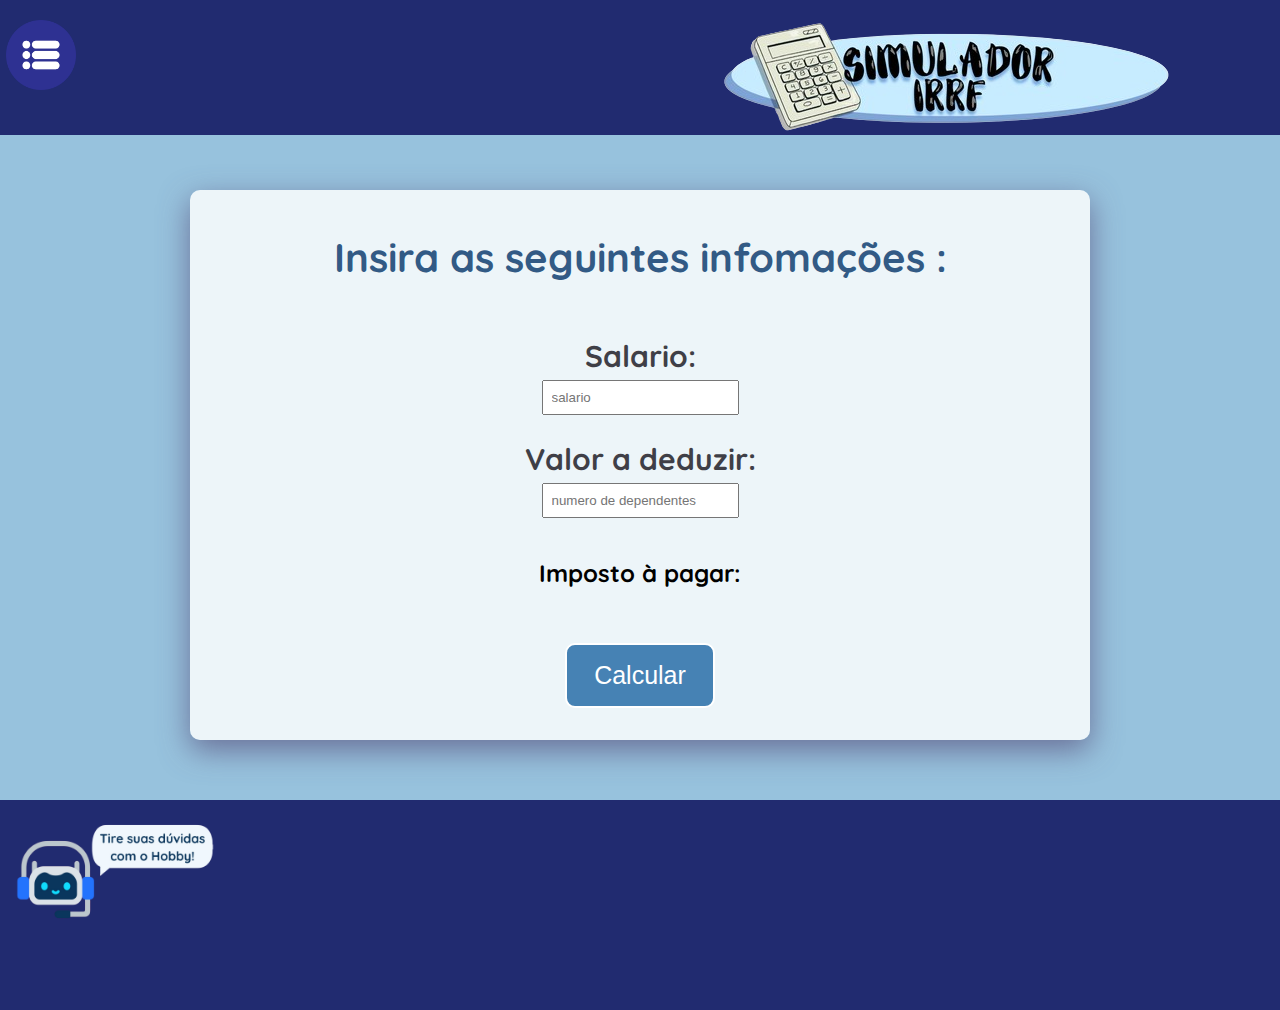
<file: index.html>
<!DOCTYPE html>
<html lang="pt/br">
<head>
    <meta charset="UTF-8">
    <title>Mensal</title>
    <link rel="stylesheet" href="style.css">
</head>
<body>
<header>
    <!-- <h1>simulador </h1> -->
    <img src="img/logo.png" alt="oo" class="logo">

     <!-- inicio do menu retratil -->
    <div id="menu " class="menu" >

        <label for="botaoz"><i class="fa-solid fa-bars" ></i>
        <img src="img/menu-burger.png" class="icon" alt="aa"></label>
        <input id="botaoz" class="botaoz" type="checkbox" name="menu">
        <nav>
            <ul>
                <li>
                    <a href="main.html">
                        
                        <i class="fa-solid fa-house"> </i>
                        <span>Home</span>
                    </a>
                </li>
                <li>
                    <a href="index.html">
                        <i class="fa-solid fa-cart-shopping"></i>
                        <span>Cálculo</span>
                    </a>
                </li>
                <li>
                    <a href="anual.html">
                        <i class="fa-solid fa-cart-shopping"></i>
                        <span>Holerite</span>
                    </a>
                </li>
                <li>
                    <a href="quizz.html">
                        <i class="fa-solid fa-cart-shopping"></i>
                        <span>Quizz</span>
                    </a>
                <li>
                    <a href="main.html">
                        <i class="fa-solid fa-cart-shopping"></i>
                        <span>Dúvidas</span>
                    </a>
                </li>
                
            </ul>
        </nav>
    </div>  
<!-- fim do menu retratil -->

</header>
<main>
    <!-- inicio do card -->
    <div class="card">
        <h1>Insira as seguintes infomações : </h1>

        <h3>Salario:</h3>
        <input type="number" id="salario" placeholder="salario">
        <h3>Valor a deduzir:</h3>
        <input type="number" id="dependentes" placeholder="numero de dependentes">
        <!-- <h4>Media dedução:</h4> -->
        <!-- <input type="number" id="deducao" value="189."> -->
        
        <h2>Imposto à pagar:</h2>
        <span id="valor" class="valor"></span><br>
        <button onclick="irrf()">Calcular</button>

        <!-- <span id="valor"></span> -->
    </div>
    <!-- fim do card -->

    <script src="script.js"></script>
</main>
<footer>
    <img src="img/chat.png" class="robozinho" alt="ppp">

</footer>

</body>
</html>
</file>
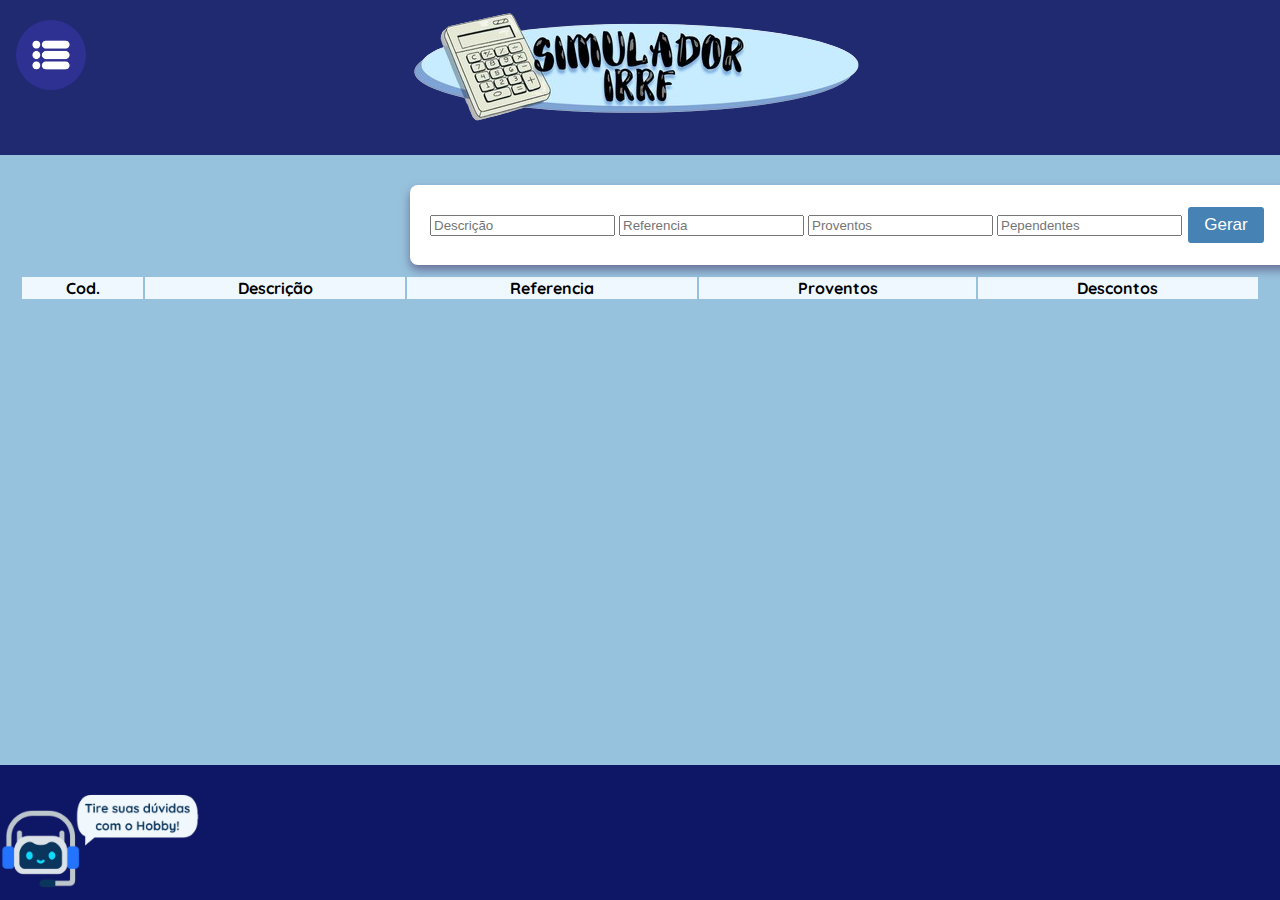
<file: anual.html>
<!DOCTYPE html>
<html lang="pt/br">
<head>
    <meta charset="UTF-8">
    <title>holerite</title>
    <link rel="stylesheet" href="anual.css">
</head>
<body>
<header>
    <!-- inicio logo -->
    <div class="logodiv">
        <img src="img/logo.png" alt="logo" class="logo">
    </div>
      <!-- inicio do menu retratil -->
        <div id="menu " class="menu" >

        <label for="botaoz"><i class="fa-solid fa-bars" ></i>
        <img src="img/menu-burger.png" class="icon" alt="aa"></label>
        <input id="botaoz" class="botaoz" type="checkbox" name="menu">
        <nav>
            <ul>
                <li>
                    <a href="main.html">
                        
                        <i class="fa-solid fa-house"> </i>
                        <span>Home</span>
                    </a>
                </li>
                <li>
                    <a href="index.html">
                        <i class="fa-solid fa-cart-shopping"></i>
                        <span>Cálculo</span>
                    </a>
                </li>
                <li>
                    <a href="anual.html">
                        <i class="fa-solid fa-cart-shopping"></i>
                        <span>Holerite</span>
                    </a>
                </li>
                <li>
                    <a href="quizz.html">
                        <i class="fa-solid fa-cart-shopping"></i>
                        <span>Quizz</span>
                    </a>
                <li>
                    <a href="main.html">
                        <i class="fa-solid fa-cart-shopping"></i>
                        <span>Dúvidas</span>
                    </a>
                </li>
                
            </ul>
        </nav>
    </div>
<!-- fim do menu retratil -->
</header>
<!-- inicio holerite -->
<main>
    <section class="tabela1">
    <div >
            <input type="text" id="descri" placeholder="Descrição" >
            <input type="number" id="refe" placeholder="Referencia" >
            <input type="number" id="prov" placeholder="Proventos" >
            <input type="number" id="pandora" placeholder="Pependentes">

            <button onclick="holerite()">Gerar</button>
        
    </div>
    </section>

 <table>
    <thead>
        <tr class="toop">
            <th>Cod.</th>
            <th>Descrição</th>
            <th> Referencia</th>
            <th>Proventos</th>
            <th>Descontos</th>
        </tr>
        
    </thead>
    <tbody id="caixinha" class="kiwi">


    </tbody>
    
    
 </table>
 <!-- fim holerite --><script src="anual.js"></script>

</main>
<footer>
    <!--mascote robô-->
    <a href="https://www.gov.br/receitafederal/pt-br/assuntos/meu-imposto-de-renda">
        <img src="img/chat.png" class="robo" alt="ppp">
    </a>
</footer>
</body>
</html>
</file>
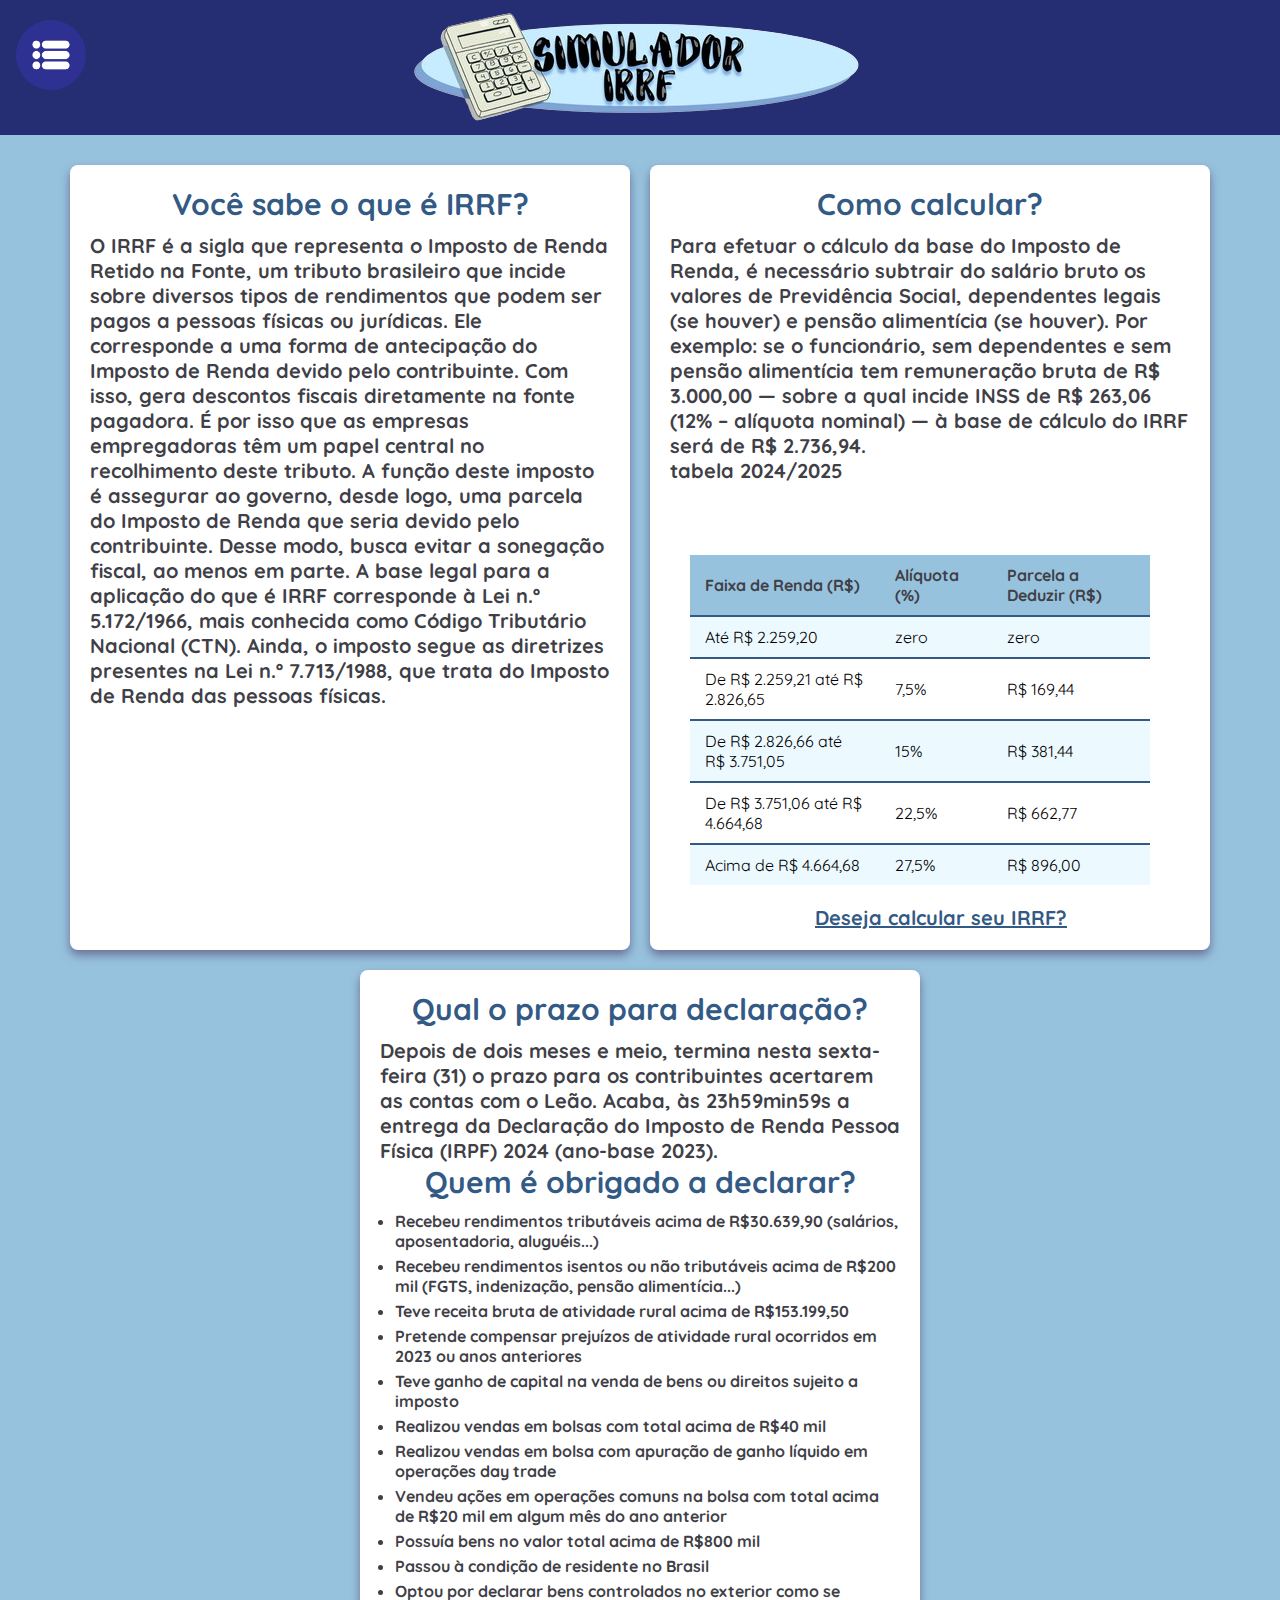
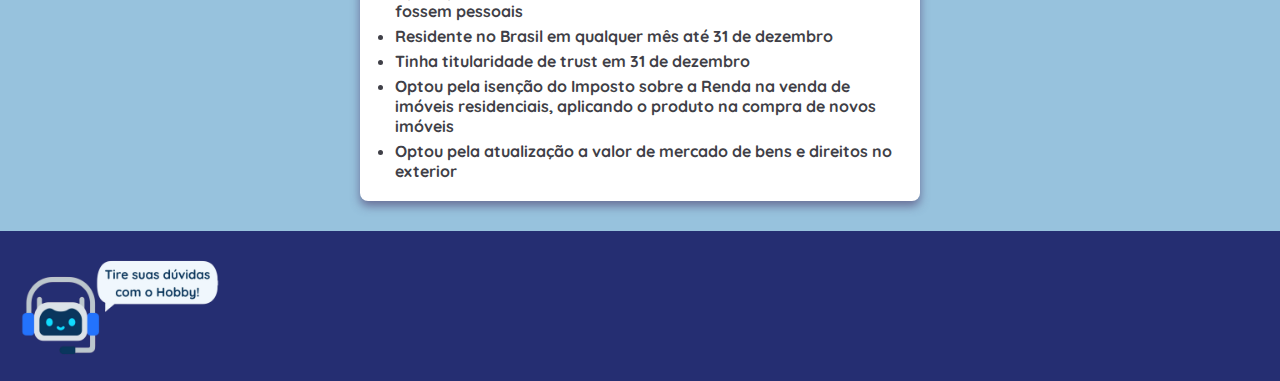
<file: main.html>
<!-- julia -->
<!DOCTYPE html>
<html lang="pt/br">
<head>
    <link rel="preconnect" href="https://fonts.googleapis.com">
    <link rel="preconnect" href="https://fonts.gstatic.com" crossorigin>
    <link href="https://fonts.googleapis.com/css2?family=Quicksand:wght@300..700&display=swap" rel="stylesheet">
    <meta charset="UTF-8">
    <meta name="viewport" content="width=device-width, initial-scale=1.0">
    <title>Pagina 1</title>
    <link rel="stylesheet" href="main.css">
</head>
<body>
    <!--Inicio do header-->
    <header>
         <!-- inicio logo -->
        <div class="logodiv">
            <img src="img/logo.png" alt="logo" class="logo">
        </div>
        
       <!-- inicio do menu retratil -->
       <div id="menu " class="menu" >

        <label for="botaoz"><i class="fa-solid fa-bars" ></i>
        <img src="img/menu-burger.png" class="icon" alt="aa"></label>
        <input id="botaoz" class="botaoz" type="checkbox" name="menu">
        <nav>
            <ul>
                <li>
                    <a href="main.html">
                        
                        <i class="fa-solid fa-house"> </i>
                        <span>Home</span>
                    </a>
                </li>
                <li>
                    <a href="index.html">
                        <i class="fa-solid fa-cart-shopping"></i>
                        <span>Cálculo</span>
                    </a>
                </li>
                <li>
                    <a href="anual.html">
                        <i class="fa-solid fa-cart-shopping"></i>
                        <span>Holerite</span>
                    </a>
                </li>
                <li>
                    <a href="quizz.html">
                        <i class="fa-solid fa-cart-shopping"></i>
                        <span>Quizz</span>
                    </a>
                <li>
                    <a href="main.html">
                        <i class="fa-solid fa-cart-shopping"></i>
                        <span>Dúvidas</span>
                    </a>
                </li>
                
            </ul>
        </nav>
    </div>
<!-- fim do menu retratil -->
    </header>
    <!--fim do header-->
    <main>
        <!--Card de informações 1-->
        <div class="card">
            <h1>Você sabe o que é IRRF?</h1>
            <h5>O IRRF é a sigla que representa o Imposto de Renda Retido na Fonte, um tributo brasileiro que incide sobre diversos tipos de rendimentos que podem ser pagos a pessoas físicas ou jurídicas.
        
                Ele corresponde a uma forma de antecipação do Imposto de Renda devido pelo contribuinte. Com isso, gera descontos fiscais diretamente na fonte pagadora. É por isso que as empresas empregadoras têm um papel central no recolhimento deste tributo.
                
                A função deste imposto é assegurar ao governo, desde logo, uma parcela do Imposto de Renda que seria devido pelo contribuinte. Desse modo, busca evitar a sonegação fiscal, ao menos em parte.
                
                A base legal para a aplicação do que é IRRF corresponde à Lei n.º 5.172/1966, mais conhecida como Código Tributário Nacional (CTN). Ainda, o imposto segue as diretrizes presentes na Lei n.º 7.713/1988, que trata do Imposto de Renda das pessoas físicas.
                
            </h5>
        </div>
        <!--fim Card 1-->
        <!--Card de informações 2-->
        <div class="card2">
            <h1>Como calcular?</h1>
            <h5> Para efetuar o cálculo da base do Imposto de Renda, é necessário subtrair do salário bruto os valores de Previdência Social, dependentes legais (se houver) e pensão alimentícia (se houver). Por exemplo: se o funcionário, sem dependentes e sem pensão alimentícia tem remuneração bruta de R$ 3.000,00 — sobre a qual incide INSS de R$ 263,06 (12% – alíquota nominal) — à base de cálculo do IRRF será de R$ 2.736,94.</h5>
            <h4>tabela 2024/2025</h4>
        <!--Inicio tabela-->
            <div class="tabela">
                <table>
                    <thead>
                        <tr>
                            <th>Faixa de Renda (R$)</th>
                            <th>Alíquota (%)</th>
                            <th>Parcela a Deduzir (R$)</th>
                        </tr>
                    </thead>
                    <tbody>
                        <tr>
                            <td>Até R$ 2.259,20</td>
                            <td>zero</td>
                            <td>zero</td>
                        </tr>
                        <tr>
                            <td>De R$ 2.259,21 até R$ 2.826,65</td>
                            <td>7,5%</td>
                            <td>R$ 169,44</td>
                        </tr>
                        <tr>
                            <td>De R$ 2.826,66 até R$ 3.751,05</td>
                            <td>15%</td>
                            <td>R$ 381,44</td>
                        </tr>
                        <tr>
                            <td>De R$ 3.751,06 até R$ 4.664,68</td>
                            <td>22,5%</td>
                            <td>R$ 662,77</td>
                        </tr>
                        <tr>
                            <td>Acima de R$ 4.664,68</td>
                            <td>27,5%</td>
                            <td>R$ 896,00</td>
                        </tr>
                    </tbody>
                </table>
            </div>
        <!--Fim da tabela-->
        <!--Botão da calculo-->
        <a href="index.html" class="lkca">Deseja calcular seu IRRF?</a>
        </div>
        <!--fim Card 2-->
        <!--Card de informações 3-->
        <div class="card3">
            <h1>Qual o prazo para declaração?</h1>
            <h5>Depois de dois meses e meio, termina nesta sexta-feira (31) o prazo para os contribuintes acertarem as contas com o Leão. Acaba, às 23h59min59s a entrega da Declaração do Imposto de Renda Pessoa Física (IRPF) 2024 (ano-base 2023).</h5>
            <h1>Quem é obrigado a declarar?</h1>
            <ul>
                <h6>
                    <li>Recebeu rendimentos tributáveis acima de R$30.639,90 (salários, aposentadoria, aluguéis...)</li>
                    <li>Recebeu rendimentos isentos ou não tributáveis acima de R$200 mil (FGTS, indenização, pensão alimentícia...)</li>
                    <li>Teve receita bruta de atividade rural acima de R$153.199,50</li>
                    <li>Pretende compensar prejuízos de atividade rural ocorridos em 2023 ou anos anteriores</li>
                    <li>Teve ganho de capital na venda de bens ou direitos sujeito a imposto</li>
                    <li>Realizou vendas em bolsas com total acima de R$40 mil</li>
                    <li>Realizou vendas em bolsa com apuração de ganho líquido em operações day trade</li>
                    <li>Vendeu ações em operações comuns na bolsa com total acima de R$20 mil em algum mês do ano anterior</li>
                    <li>Possuía bens no valor total acima de R$800 mil</li>
                    <li>Passou à condição de residente no Brasil</li>
                    <li>Optou por declarar bens controlados no exterior como se fossem pessoais</li>
                    <li>Residente no Brasil em qualquer mês até 31 de dezembro</li>
                    <li>Tinha titularidade de trust em 31 de dezembro</li>
                    <li>Optou pela isenção do Imposto sobre a Renda na venda de imóveis residenciais, aplicando o produto na compra de novos imóveis</li>
                    <li>Optou pela atualização a valor de mercado de bens e direitos no exterior</li>
                </h6>
            </ul>
        </div>
        <!--fim Card 3-->
    </main>
    <!--Footer-->
    <footer>
        <!--mascote robô-->
        <a href="https://www.gov.br/receitafederal/pt-br/assuntos/meu-imposto-de-renda">
            <img src="img/chat.png" class="robo" alt="ppp">
        </a>
    </footer>
    <!--Fim footer-->
</body>
</html>
</file>
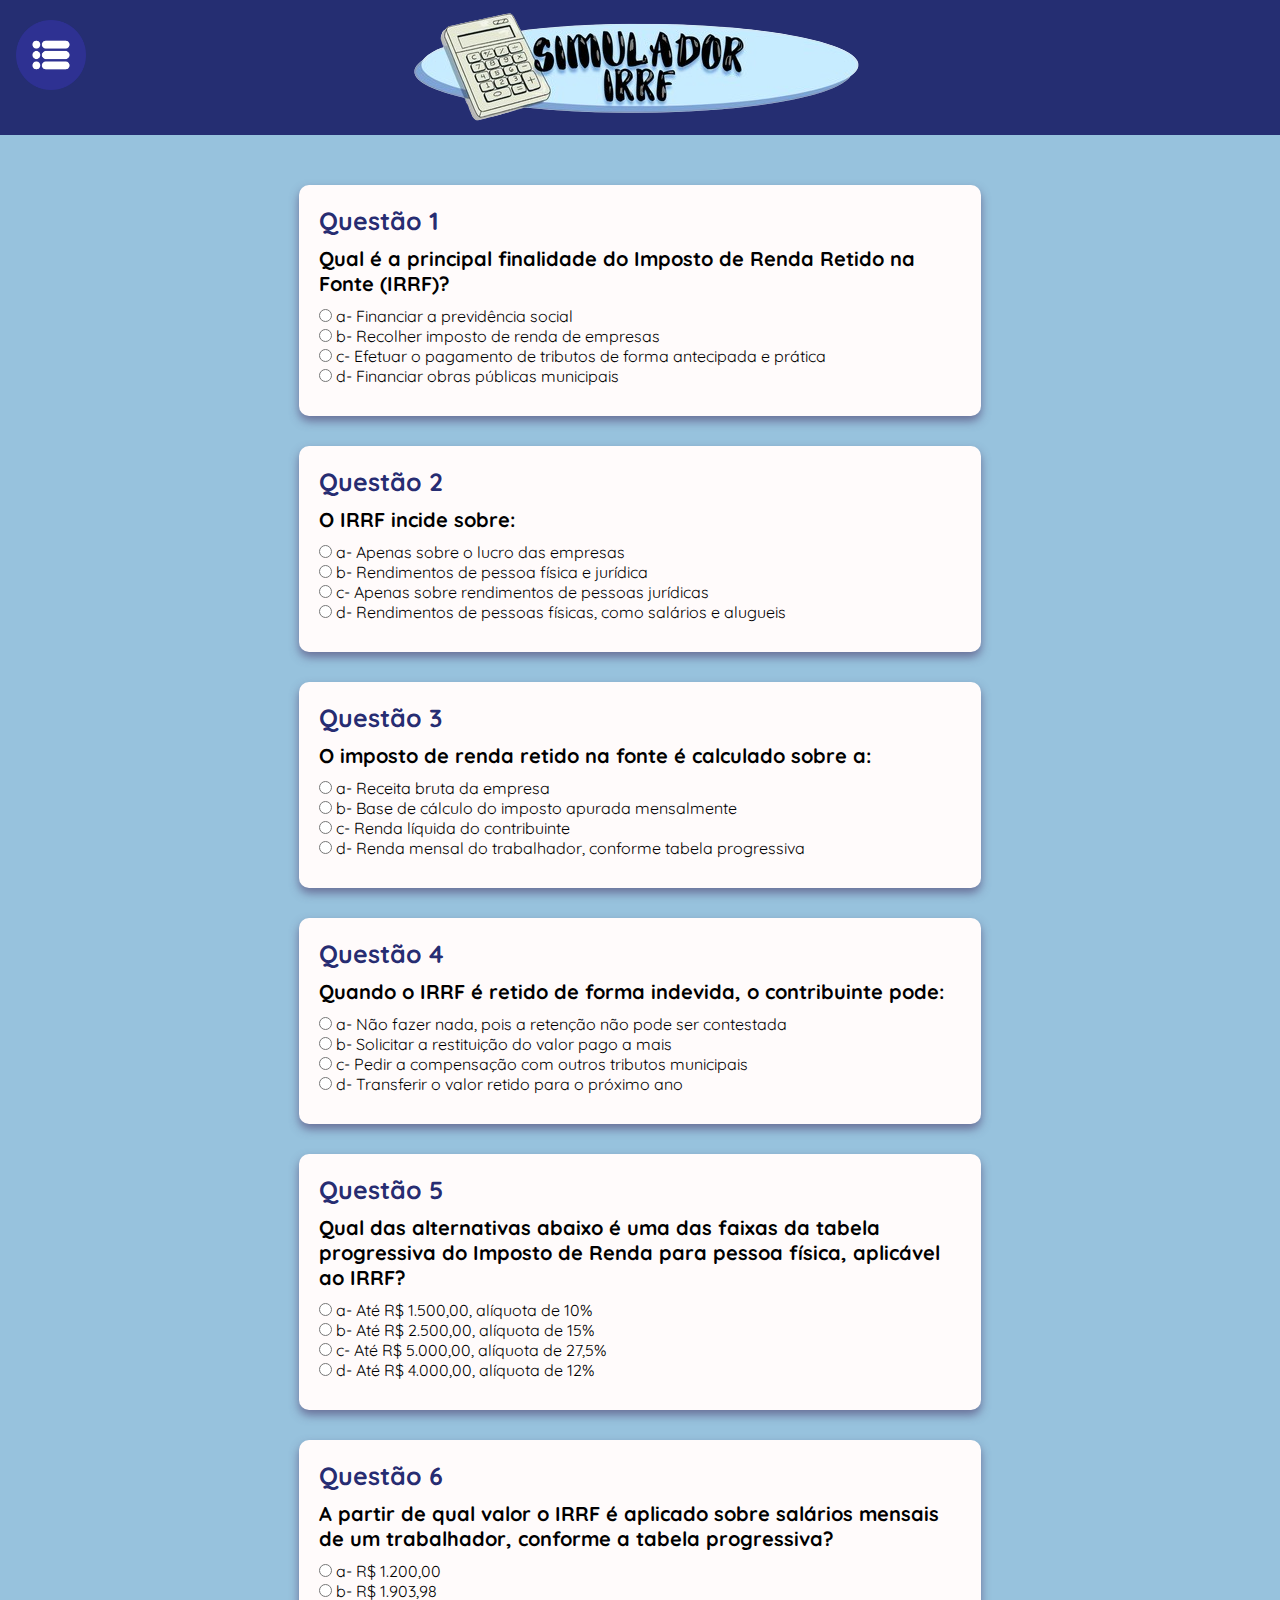
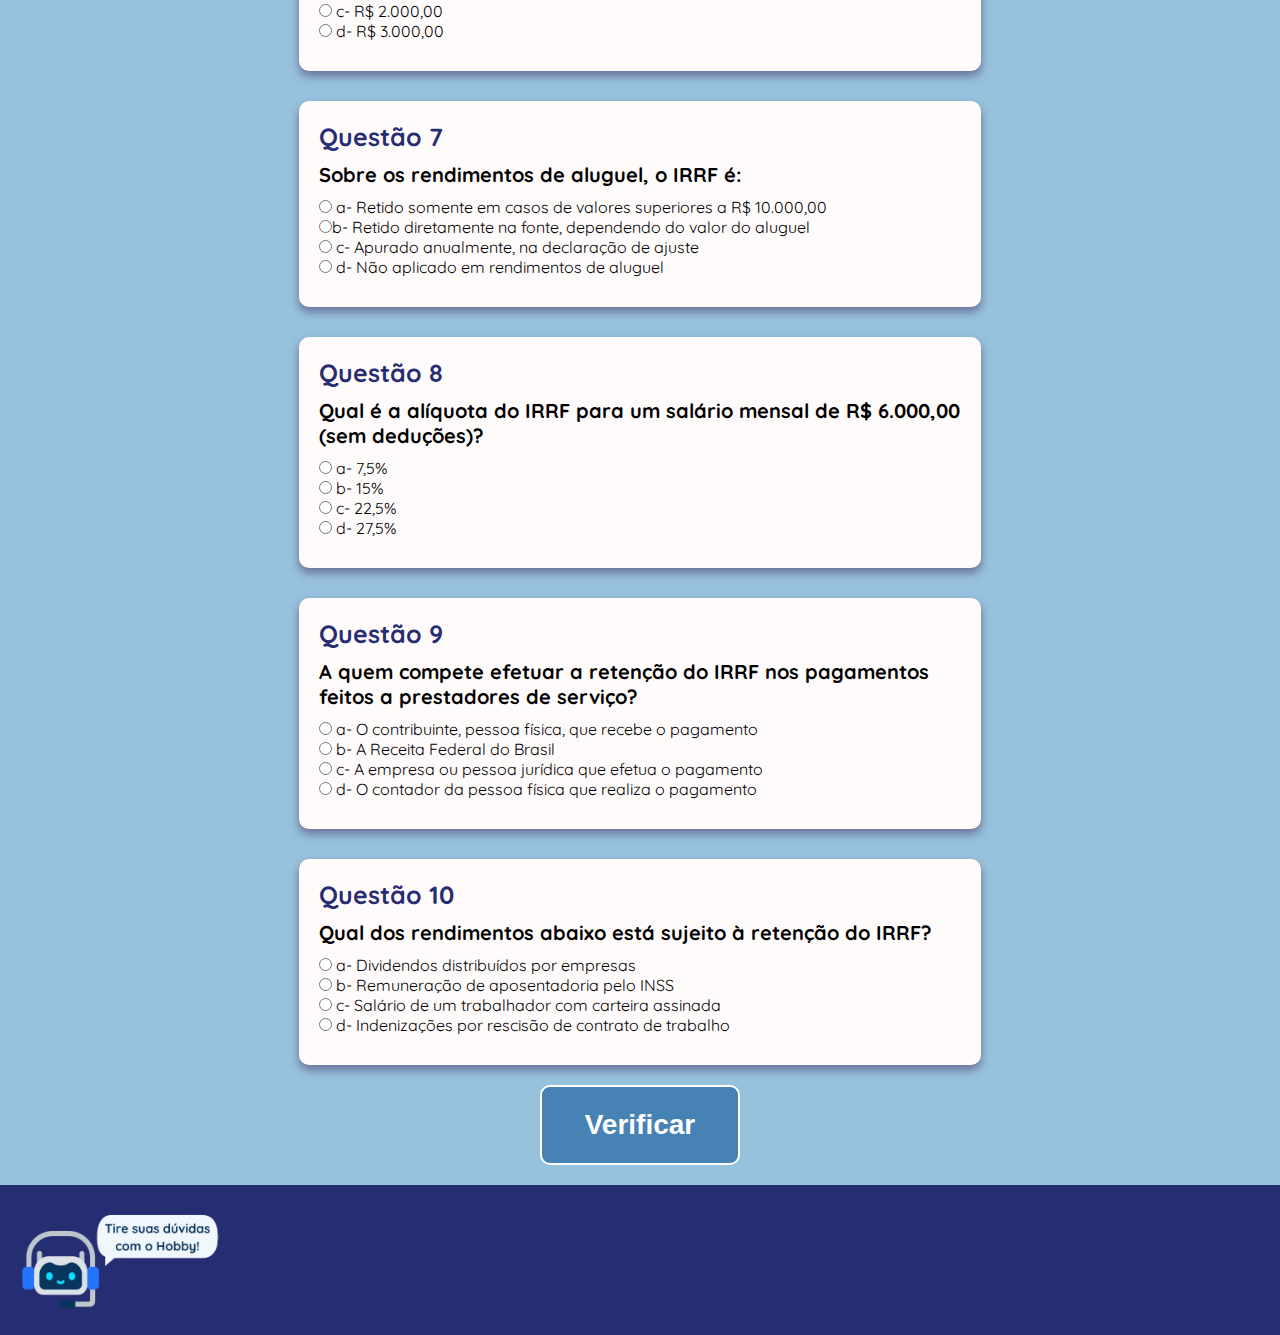
<file: quizz.html>
<!DOCTYPE html>
<html lang="pt/br">
<head>
    <link rel="preconnect" href="https://fonts.googleapis.com">
    <link rel="preconnect" href="https://fonts.gstatic.com" crossorigin>
    <link href="https://fonts.googleapis.com/css2?family=Quicksand:wght@300..700&display=swap" rel="stylesheet">
    <meta charset="UTF-8">
    <meta name="viewport" content="width=device-width, initial-scale=1.0">
    <link rel="stylesheet" href="quizz.css">
    <title>Document</title>
</head>
<body>

<body>
    <header>
         <!-- inicio logo -->
         <div class="logodiv">
            <img src="img/logo.png" alt="logo" class="logo">
        </div>
        
             <!-- inicio do menu retratil -->
        <div id="menu " class="menu" >

            <label for="botaoz"><i class="fa-solid fa-bars" ></i>
            <img src="img/menu-burger.png" class="icon" alt="aa"></label>
            <input id="botaoz" class="botaoz" type="checkbox" name="menu">
            <nav>
                <ul>
                    <li>
                        <a href="main.html">
                            
                            <i class="fa-solid fa-house"> </i>
                            <span>Home</span>
                        </a>
                    </li>
                    <li>
                        <a href="index.html">
                            <i class="fa-solid fa-cart-shopping"></i>
                            <span>Cálculo</span>
                        </a>
                    </li>
                    <li>
                        <a href="anual.html">
                            <i class="fa-solid fa-cart-shopping"></i>
                            <span>Holerite</span>
                        </a>
                    </li>
                    <li>
                        <a href="quizz.html">
                            <i class="fa-solid fa-cart-shopping"></i>
                            <span>Quizz</span>
                        </a>
                    <li>
                        <a href="main.html">
                            <i class="fa-solid fa-cart-shopping"></i>
                            <span>Dúvidas</span>
                        </a>
                    </li>
                    
                </ul>
            </nav>
    </div>  
<!-- fim do menu retratil -->
    </header>
    <main>
        <div class="box">
            <div class="perguntas1">
                <h2>Questão 1</h2>
                <h3>Qual é a principal finalidade do Imposto de Renda Retido na Fonte (IRRF)?</h3> 
                <input type="radio" name="quest1" value="errada"> a- Financiar a previdência social <br>
                <input type="radio" name="quest1" value="errada"> b- Recolher imposto de renda de empresas <br>
                <input type="radio" name="quest1" value="certa"> c- Efetuar o pagamento de tributos de forma antecipada e prática <br>
                <input type="radio" name="quest1" value="errada"> d- Financiar obras públicas municipais<br>
                <p id="resp_correta1" class="certa" ></p>
                <p id="resp_errada1" class="errada"></p>
                <p id="resp_errada1.5" class="er"></p>
            </div>

            <div class="perguntas1">
                <h2>Questão 2</h2>
                <h3>O IRRF incide sobre:</h3>
                <input type="radio" name="quest2" value="errada">  a- Apenas sobre o lucro das empresas <br>
                <input type="radio" name="quest2" value="errada"> b- Rendimentos de pessoa física e jurídica <br>
                <input type="radio" name="quest2" value="errada"> c- Apenas sobre rendimentos de pessoas jurídicas <br>
                <input type="radio" name="quest2" value="certa"> d- Rendimentos de pessoas físicas, como salários e alugueis <br>
                <p id="resp_correta2" class="certa"></p>
                <p id="resp_errada2" class="errada"></p>
                <p id="resp_errada2.5" class="er"></p>
            </div>

            <div class="perguntas1">
                <h2>Questão 3</h2>
                <h3>O imposto de renda retido na fonte é calculado sobre a:</h3>
                <input type="radio" name="quest3" value="errada"> a- Receita bruta da empresa <br>
                <input type="radio" name="quest3" value="errada"> b- Base de cálculo do imposto apurada mensalmente <br>
                <input type="radio" name="quest3" value="errada"> c- Renda líquida do contribuinte <br>
                <input type="radio" name="quest3" value="certa"> d- Renda mensal do trabalhador, conforme tabela progressiva <br>
                <p id="resp_correta3" class="certa"></p>
                <p id="resp_errada3" class="errada"></p>
                <p id="resp_errada3.5" class="er"></p>
            </div>

            <div class="perguntas1">
                <h2>Questão 4</h2>
                <h3>Quando o IRRF é retido de forma indevida, o contribuinte pode:</h3>
                <input type="radio" name="quest4" value="errada"> a- Não fazer nada, pois a retenção não pode ser contestada <br>
                <input type="radio" name="quest4" value="certa"> b- Solicitar a restituição do valor pago a mais <br>
                <input type="radio" name="quest4" value="errada"> c- Pedir a compensação com outros tributos municipais <br>
                <input type="radio" name="quest4" value="errada"> d- Transferir o valor retido para o próximo ano <br>
                <p id="resp_correta4" class="certa"></p>
                <p id="resp_errada4" class="errada"></p>
                <p id="resp_errada4.5" class="er"></p>
            </div>

            <div class="perguntas1">
                <h2>Questão 5</h2>
                <h3>Qual das alternativas abaixo é uma das faixas da tabela progressiva do Imposto de Renda para pessoa física, aplicável ao IRRF?</h3>
                <input type="radio" name="quest5" value="errada"> a- Até R$ 1.500,00, alíquota de 10%  <br>
                <input type="radio" name="quest5" value="errada"> b- Até R$ 2.500,00, alíquota de 15% <br>
                <input type="radio" name="quest5" value="certa"> c- Até R$ 5.000,00, alíquota de 27,5% <br>
                <input type="radio" name="quest5" value="errada"> d- Até R$ 4.000,00, alíquota de 12% <br>
                <p id="resp_correta5" class="certa"></p>
                <p id="resp_errada5" class="errada"></p>
                <p id="resp_errada5.5" class="er"></p>
            </div>

            <div class="perguntas1">
                <h2>Questão 6</h2>
                <h3>A partir de qual valor o IRRF é aplicado sobre salários mensais de um trabalhador, conforme a tabela progressiva?</h3>
                <input type="radio" name="quest6" value="errada"> a- R$ 1.200,00 <br>
                <input type="radio" name="quest6" value="certa"> b- R$ 1.903,98 <br>
                <input type="radio" name="quest6" value="errada"> c- R$ 2.000,00 <br>
                <input type="radio" name="quest6" value="errada"> d- R$ 3.000,00 <br>
                <p id="resp_correta6" class="certa"></p>
                <p id="resp_errada6" class="errada"></p>
                <p id="resp_errada6.5" class="er"></p>
            </div>

            <div class="perguntas1">
                <h2>Questão 7</h2>
                <h3>Sobre os rendimentos de aluguel, o IRRF é:</h3>
                <input type="radio" name="quest7" value="errada"> a- Retido somente em casos de valores superiores a R$ 10.000,00 <br>
                <input type="radio" name="quest7" value="certa">b- Retido diretamente na fonte, dependendo do valor do aluguel  <br>
                <input type="radio" name="quest7" value="errada"> c- Apurado anualmente, na declaração de ajuste <br>
                <input type="radio" name="quest7" value="errada"> d- Não aplicado em rendimentos de aluguel <br>
                <p id="resp_correta7" class="certa"></p>
                <p id="resp_errada7" class="errada"></p>
                <p id="resp_errada7.5" class="er"></p>
            </div>

            <div class="perguntas1">
                <h2>Questão 8</h2>
                <h3>Qual é a alíquota do IRRF para um salário mensal de R$ 6.000,00 (sem deduções)?</h3>
                <input type="radio" name="quest8" value="errada"> a- 7,5% <br>
                <input type="radio" name="quest8" value="errada"> b- 15% <br>
                <input type="radio" name="quest8" value="errada"> c- 22,5% <br>
                <input type="radio" name="quest8" value="certa"> d- 27,5% <br>
                <p id="resp_correta8" class="certa"></p>
                <p id="resp_errada8" class="errada"></p>
                <p id="resp_errada8.5" class="er"></p>
            </div>

            <div class="perguntas1">
                <h2>Questão 9</h2>
                <h3>A quem compete efetuar a retenção do IRRF nos pagamentos feitos a prestadores de serviço?</h3>
                <input type="radio" name="quest9" value="errada"> a- O contribuinte, pessoa física, que recebe o pagamento <br>
                <input type="radio" name="quest9" value="errada"> b- A Receita Federal do Brasil <br>
                <input type="radio" name="quest9" value="certa"> c- A empresa ou pessoa jurídica que efetua o pagamento <br>
                <input type="radio" name="quest9" value="errada"> d- O contador da pessoa física que realiza o pagamento <br>
                <p id="resp_correta9" class="certa"></p>
                <p id="resp_errada9" class="errada"></p>
                <p id="resp_errada9.5" class="er"></p>
            </div>

        <div class="perguntas1"> 
            <h2>Questão 10</h2>   
            <h3>Qual dos rendimentos abaixo está sujeito à retenção do IRRF?</h3>
            <input type="radio" name="quest10" value="errada"> a- Dividendos distribuídos por empresas <br>
            <input type="radio" name="quest10" value="errada"> b- Remuneração de aposentadoria pelo INSS <br>
            <input type="radio" name="quest10" value="certa"> c- Salário de um trabalhador com carteira assinada <br>
            <input type="radio" name="quest10" value="errada"> d- Indenizações por rescisão de contrato de trabalho <br>
            <p id="resp_correta10" class="certa"></p>
            <p id="resp_errada10" class="errada"></p>
            <p id="resp_errada10.5" class="er"></p>
         </div>
         <button type="button" onclick="quizz()" class="ver"><h4>Verificar</h4></button>
    </div>

    
    <script src="quizz.js"></script>
    </main>
    <!-- fim do corpo -->

    <!-- inicio do rodape -->
    <footer>
        <!--mascote robô-->
        <a href="https://www.gov.br/receitafederal/pt-br/assuntos/meu-imposto-de-renda">
        <img src="img/chat.png" class="robo" alt="ppp">
        </a>
    </footer>
</body>
</html>
</file>
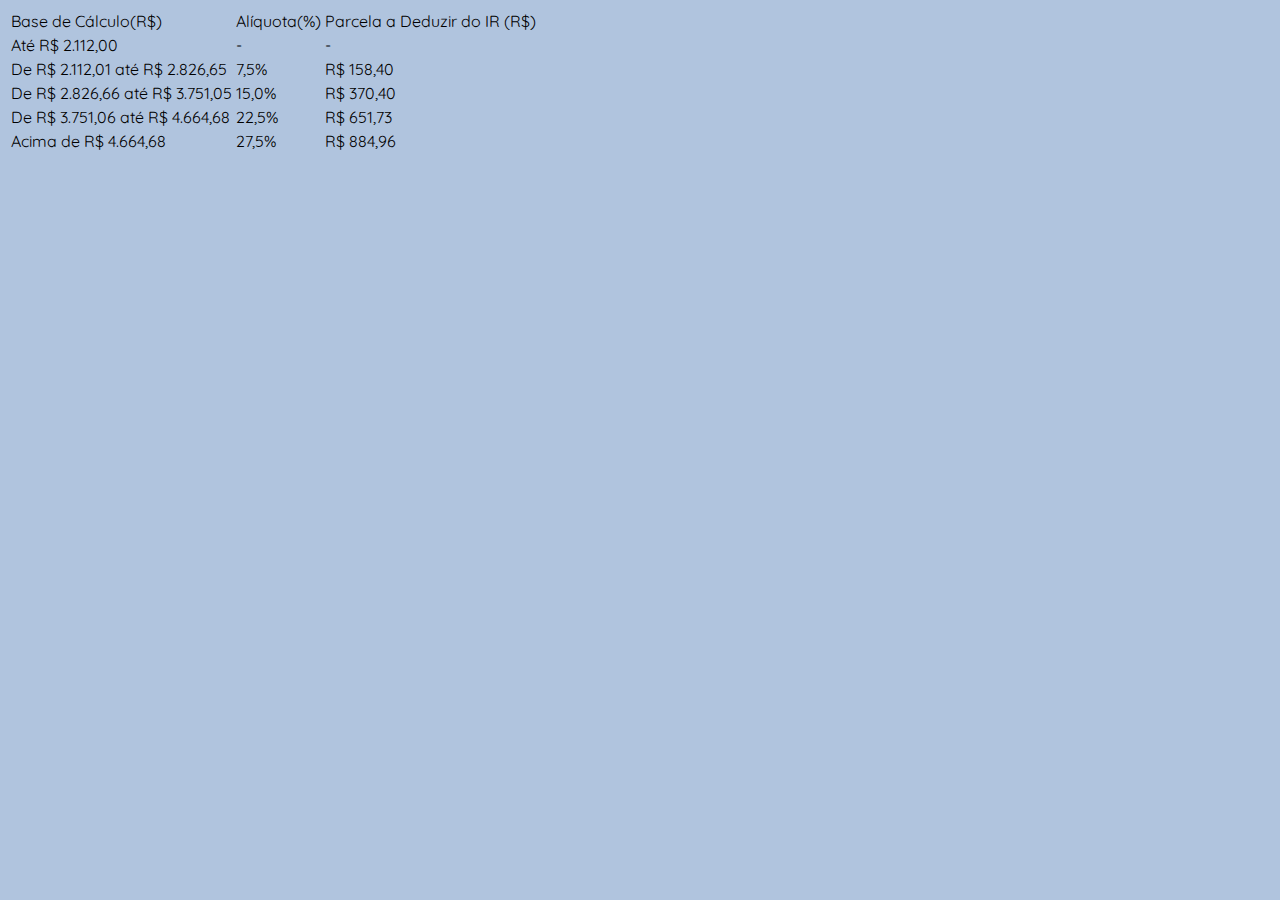
<file: teste.html>
<!DOCTYPE html>
<html lang="pt/br">
<head>
    <meta charset="UTF-8">
    <meta name="viewport" content="width=device-width, initial-scale=1.0">
    <title>Teste</title>
    <link rel="stylesheet" href="teste.css">
</head>
<body>
    <table>
        <thead>
            <tr>
                <td>Base de Cálculo(R$)</td>
                <td>Alíquota(%)</td>
                <td>Parcela a Deduzir do IR (R$)</td>
            </tr>
        </thead>
        <tbody>
            <tr>
                <td>Até R$ 2.112,00</td>
                <td>-</td>
                <td>-</td>
            </tr>
            <tr>
                <td>De R$ 2.112,01 até R$ 2.826,65</td>
                <td>7,5%</td>
                <td>R$ 158,40</td>
            </tr>
            <tr>
                <td>De R$ 2.826,66 até R$ 3.751,05</td>
                <td>15,0%</td>
                <td>R$ 370,40</td>
            </tr>
            <tr>
                <td>De R$ 3.751,06 até R$ 4.664,68</td>
                <td>22,5%</td>
                <td>R$ 651,73</td>
            </tr>
            <tr>
                <td>Acima de R$ 4.664,68</td>
                <td>27,5%</td>
                <td>R$ 884,96</td>
            </tr>
        </tbody>
    </table>
</body>
</html>
</file>
<file: style.css>
/* fonte da pagina */
@import url('https://fonts.googleapis.com/css2?family=Quicksand:wght@415&display=swap');
body{
    font-family: 'Quicksand', 'sans-serif';
    /* fim da fonte */
    margin: 0;/* grid */
    display: grid;
    grid-template-areas: "cab "
                         "corp "
                         "pe ";  
    background-color: rgb(176,196,222);

}
/* configuracoes do header */
header{
    grid-area: cab;
    background-color: rgba(24, 32, 105, 0.938);
    height: 135px;
    /* position: absolute; */
 }

 header h1{
    text-align: center;
    color: #e6eefa;
    font-size: xx-large;
    background-color: #31769e;
    margin-top: 40px;
 }

 .logo{
    align-items: center;
    text-align: center;
    margin-left: 650px;
 }

 /* configuraçao do menu */
header{
    position: relative;
}
.menu{
    position: absolute;
    top: 0;
}

.menu nav{
    background-color: white;
    border-radius: 20px;
    box-shadow: 2px 2px 5px rgb(15, 14, 87);
    width: 0px;
    transition: all 0.8s ease;
    position: relative;
    margin: 5px;
}
.menu li{
    list-style: none;
    color: #fffbfb;
    padding: 10px;
    text-align: center;
    font-size: 23px;
}
.menu li a{
    color:#000000;
    text-decoration: none;
}
.menu a span{
    font-size: 0;
    display: block;
    text-transform: uppercase;
    transition: all 0.5s ease;
}
.menu label{
    font-size: 28px;
    padding-left: 6px;

}

.botaoz{
    display: none;
    color: #72CBFF;
}
.botaoz:checked+nav{
    width: 200px;
    border-radius: 5px;
    padding: 0 20px;
}

.botaoz:checked+nav li{
    border-bottom: dashed 1px rgb(30, 28, 116) ;
    text-align: left;
}

.botaoz:checked+nav li:last-child{
    border: none;
}

.botaoz:checked+nav a span{
    font-size: 16px;
    display: inline-block;
    text-transform: uppercase;
    padding-left: 10px;
}

.fa-bars:hover{
    color: white;
    text-shadow: 1px 1px 8px #fcdbe4;
}

.menu li a:hover{
    color: #31769e;
    text-shadow: 0 0 5px white;
}


.icon{
    width: 70px;
    margin-top: 20px;

}
/* final das configuracoes do menu */

 /* fim configuracoes do header */

 
 /* configuracoes main */
 main{
    grid-area: corp;
    background-color:   #97c2dd;
    display: flex;
    justify-content: center;
    height: auto;
 }

 /* configuraçoes do card */
 .card{
    margin-top: 55px;
    margin-bottom: 60px;
    display: flex;
    border-radius: 10px;
    background-color: rgba(255, 255, 255, 0.829);
    width: 900px;
    height: 550px;
    flex-direction: column;
    justify-content: center;
    align-items: center;
    cursor: pointer;
    box-shadow: 0px 10px 30px rgba(97, 97, 139, 0.849);
    text-align: center;
}
.card input{
    padding: 8px;
    margin-bottom: 20px;
}

/* configuraçao das letras */
h1{
    font-size: 40px;
    margin-bottom: 50px;
    margin-top: 10px;
    color: #325a85;
}
h3{
    margin:5px ;
    font-size: 30px;
    color: #3f3f47;
}

/* configuraçao dos botoes */
button{
    background-color:rgb(70,130,180) ;
    color: white;
    border-radius: 10px;
    width: 150px;
    height: 65px;
    font-size: 25px;
    border:solid 2px;
    transition: 1s;
}
button:hover{
    box-shadow:1px 2px 3px 3px #ff0b0b00;
    transform: scale(1.1);
}

/* configuraçao do resultado */
.valor{
    margin-bottom: 15px;
    color: crimson;
    font-size: 30px;
}
/* fim das configuraçoes do card */
 /* fim das configuracoes main */


 /* configuracoes do footer */
 footer{
    position: relative;
    width: 100%;
    bottom: 0;
    grid-area: pe;
    background-color: rgba(24, 32, 105, 0.938);
    height: 210px;
 }
.robozinho{
    width: 200px;
    margin-top: 20px;
    margin: 15px;
}
  /*fim das configuracoes do footer */
</file>
<file: anual.css>
/* fonte da pagina */
@import url('https://fonts.googleapis.com/css2?family=Quicksand:wght@415&display=swap');
body{
    font-family: 'Quicksand', 'sans-serif';
    /* fim da fonte */
    margin: 0;/* grid */
    display: grid;
    grid-template-areas: "cab "
                         "corp  "
                         "pe ";
    /* grid-template-columns: 200px 200px ; */
    /* grid-template-rows: 1fr 2fr 2fr  1fr; */
    
    background-color: #97c2dd;
}

@media only screen and (max-device-width: 768px) {
    .menu {
        width:100%;
    }
    body{
        grid-template-areas: 
        "cab"
        "corp"
        "pe";
        grid-template-columns: auto;
        grid-template-rows: 200px auto auto;
    }
    .logo{
        display: flex;
    }
}
/* fim das configuraçoes do grid */
/* inicio das configuraçoes do header */
header {
    text-align: center;
    grid-area: cab;/*grid*/
    background-color: rgba(24, 32, 105, 0.938);
    padding: 10px;
    display: flex;
    align-items: center;
    height: 135px;
    position: relative;

    
}
/*ajustes de logo*/
.logo{
    justify-content: center;
    text-align: center;  
}

.logodiv{
    margin: auto;
    margin-top: -20px;
    display: flex;
    justify-content: center;
    align-items: center; 
}

 main{
    grid-area: corp;
    background-color: #97c2dd;
    padding: 20px;
    flex-direction: column;
    display: flex;
    flex-wrap: wrap; /* Permite que os cartões se ajustem */
    justify-content: center; /* Centraliza os cartões */ 
 }

.tabela1{
    /* background-color: #31769e;
    width: 1000px;
    height: 100px; */
    background: rgb(255, 255, 255);
    padding: 20px;
    display: flex;
    box-shadow: 0px 5px 10px rgba(97, 97, 139, 0.849);
    margin: 10px; /* Margem entre os cartões */
    border-radius: 8px;
    width: 860px; /* Largura dos cards */
    position: relative;
    left: 380px;
}

.kiwi{
    text-align: center;
    background-color: #328dc2;
    color: aliceblue;
}
footer{
    position:absolute;
    width: 100%;
    bottom: 0;
    grid-area: pe;
    background-color:  rgba(3, 12, 94, 0.938);
    height: 135px;
 }
 /*mascote*/
.robo{
    bottom: 2%;
    width: 200px;
    position: absolute;
}
 
 /* footer{
     grid-area: pe;
     background-color: rgb(70,130,180);
     height: 100px;
     position: relative;
 } */


/* inicio das configuraçoes do card */
h3{
    margin:5px ;
}

button{
    background-color:rgb(70,130,180) ;
    color: white;
    border-radius: 5px;
    width: 80px;
    height: 40px;
    font-size: 17px;
    border:solid 2px;
} 

.toop{
    background-color: aliceblue;
}
/* fim das configuraçoes do card */

/* configuraçao do menu retratil*/
.menu{
    position: absolute;
    top: 0;
}
.menu nav{
    background-color: white;
    border-radius: 20px;
    box-shadow: 2px 2px 5px rgb(15, 14, 87);
    width: 0px;
    transition: all 0.8s ease;
    position: relative;
    margin: 5px;
}
.menu li{
    list-style: none;
    color: #fffbfb;
    padding: 10px;
    text-align: center;
    font-size: 23px;
}
.menu li a{
    color:#000000;
    text-decoration: none;
}
.menu a span{
    font-size: 0;
    display: block;
    text-transform: uppercase;
    transition: all 0.5s ease;
}
.menu label{
    font-size: 28px;
    padding-left: 6px;

}
/*configurações do botão do menu retratil*/
.botaoz{
    display: none;
    color: #3e88b3;
}
.botaoz:checked+nav{
    width: 200px;
    border-radius: 5px;
    padding: 0 20px;
}

.botaoz:checked+nav li{
    border-bottom: dashed 1px rgb(63, 116, 167) ;
    text-align: left;
}

.botaoz:checked+nav li:last-child{
    border: none;
}

.botaoz:checked+nav a span{
    font-size: 16px;
    display: inline-block;
    text-transform: uppercase;
    padding-left: 10px;
}

.fa-bars:hover{
    color: rgb(217, 243, 255);
    text-shadow: 1px 1px 8px #fcdbe4;
}
.menu li a:hover{
    color: #31769e;
    text-shadow: 0 0 5px rgb(217, 243, 255);
}
.icon{
    width: 70px;
    margin-top: 20px;
}
.chat{
    position: relative;
    left: 60px;
}
/* final menu */
</file>
<file: main.css>
/* main.css */
* {
    margin: 0;
    padding: 0;
    box-sizing: border-box;
}
/* fonte da pagina */
@import url('https://fonts.googleapis.com/css2?family=Quicksand:wght@415&display=swap');
body{
    font-family: 'Quicksand', 'sans-serif';
    /* fim da fonte */
    margin: 0;/* grid */
    display: grid;
    grid-template-areas: "cab "
                         "corp  "
                         "pe ";
    /* grid-template-columns: 200px 200px ; */
    /* grid-template-rows: 1fr 2fr 2fr  1fr; */
    
    background-color: aliceblue;

}
/* inicio das configuraçoes do header */
header {
    text-align: center;
    grid-area: cab;/*grid*/
    background-color: rgba(24, 32, 105, 0.938);
    padding: 10px;
    display: flex;
    align-items: center;
    height: 135px;
    position: relative;

    
}
/*ajustes de logo*/
.logo{
    justify-content: center;
    text-align: center;  
}

.logodiv{
    margin: auto;
    margin-top: -20px;
    display: flex;
    justify-content: center;
    align-items: center; 
}

/* configuraçao do menu retratil*/
.menu{
    position: absolute;
    top: 0;
}
.menu nav{
    background-color: white;
    border-radius: 20px;
    box-shadow: 2px 2px 5px rgb(15, 14, 87);
    width: 0px;
    transition: all 0.8s ease;
    position: relative;
    margin: 5px;
}
.menu li{
    list-style: none;
    color: #fffbfb;
    padding: 10px;
    text-align: center;
    font-size: 23px;
}
.menu li a{
    color:#000000;
    text-decoration: none;
}
.menu a span{
    font-size: 0;
    display: block;
    text-transform: uppercase;
    transition: all 0.5s ease;
}
.menu label{
    font-size: 28px;
    padding-left: 6px;

}
/*configurações do botão do menu retratil*/
.botaoz{
    display: none;
    color: #3e88b3;
}
.botaoz:checked+nav{
    width: 200px;
    border-radius: 5px;
    padding: 0 20px;
}

.botaoz:checked+nav li{
    border-bottom: dashed 1px rgb(63, 116, 167) ;
    text-align: left;
}

.botaoz:checked+nav li:last-child{
    border: none;
}

.botaoz:checked+nav a span{
    font-size: 16px;
    display: inline-block;
    text-transform: uppercase;
    padding-left: 10px;
}

.fa-bars:hover{
    color: rgb(217, 243, 255);
    text-shadow: 1px 1px 8px #fcdbe4;
}
.menu li a:hover{
    color: #31769e;
    text-shadow: 0 0 5px rgb(217, 243, 255);
}
.icon{
    width: 70px;
    margin-top: 20px;
}
.chat{
    position: relative;
    left: 60px;
}
/* final menu */
/* inicio das configuraçoes do header */


/* inicio das configuraçoes do main */
main {
    background-color: #97c2dd;
    grid-area: corp;/*grid*/
    padding: 20px;
    display: flex;
    flex-wrap: wrap;
    justify-content: center;
}

.card, .card2, .card3{
    background: rgb(255, 255, 255);
    padding: 20px;
    box-shadow: 0px 5px 10px rgba(97, 97, 139, 0.849);
    margin: 10px;
    border-radius: 8px;
    width: calc(600px - 40px);
}
/*configuração de fontes*/
main h1 {
    color: #325a85;
    margin-bottom: 10px;
    font-size: 30px;
    text-align: center;
}

main h5 {
    color: #3f3f47;
    font-size: 20px;
}

main h4 {
    color: #3f3f47;
    font-size: 20px;
}
main li{
    color: #3f3f47;
    font-size: 16px;
    margin-left: 15px;
    margin-top:5px;
}
/*ajustes da tabela*/
.tabela {
    margin-top: 10%;
    width: 500px;
}
.tabela {
    padding: 20px;
}

table {
    width: 100%;
    border-collapse: collapse;
}

thead {
    background-color: #97c2dd;
    color: #3f3f47;
}

th, td {
    padding: 10px 15px;
    text-align: left;
}

tbody tr {
    border-bottom: 2px solid #325a85;
}

tbody tr:last-child {
    border-bottom: none;
}

tbody tr:nth-child(odd) {
    background-color: rgba(217, 243, 255, 0.5);
}

th {
    font-weight: bold;
    border-bottom: 2px solid #325a85;
}
.lkca{
    color: #325a85;
    padding-left: 145px;
    outline: #97c2dd;
    text-align: center;
    align-items: center;
    font-weight: 1000;
    font-size: 20px;
    cursor: pointer;
}
/* fim das configuraçoes do footer */

/* inicio das configuraçoes do footer */
footer {
    background-color: rgba(24, 32, 105, 0.938);
    padding: 10px;
    padding: 20px;
    text-align:left;
    grid-area: pe;/*grid*/
    position: relative;
    bottom: 0;
    width: 100%;
    height: 150px;
}
/*mascote*/
.robo{
    width: 200px;
    position: absolute;
}
/* fim das configuraçoes do footer */
</file>
<file: quizz.css>
* {
    margin: 0;
    padding: 0;
    box-sizing: border-box;
}
/* fonte da pagina */
@import url('https://fonts.googleapis.com/css2?family=Quicksand:wght@415&display=swap');
body{
    font-family: 'Quicksand', 'sans-serif';
    /* fim da fonte */
    margin: 0;/* grid */
    display: grid;
    grid-template-areas: "cab "
                         "corp  "
                         "pe ";
    /* grid-template-columns: 200px 200px ; */
    /* grid-template-rows: 1fr 2fr 2fr  1fr; */
    
    background-color: aliceblue;
}
/* inicio das configuraçoes do header */
header {
    grid-area: cab;
    background-color: rgba(24, 32, 105, 0.938);
    padding: 10px;
    display: flex;
    align-items: center;
    height: 135px;
    
}
.box{
    align-items: center;
    justify-content: center;
    display: flex;
    flex-direction: column;
}
/*ajustes de logo*/
.logo{
    justify-content: center;
    text-align: center;  
}

.logodiv{
    margin: auto;
    margin-top: -20px;
    display: flex;
    justify-content: center;
    align-items: center; 
}

/* configuraçoes das divs */
.perguntas1{
    position: relative;
    align-items: center;
    justify-content: center;
    width:55%;
    background-color:#fffbfb;
    margin-top: 30px;
    border-radius: 10px;
    padding: 20px;
    box-shadow: 0px 5px 10px rgba(97, 97, 139, 0.849);
}
/* * configuraçao do menu */
header{
    position: relative;
}
.menu{
    position: absolute;
    top: 0;
}
.menu nav{
    background-color: white;
    border-radius: 20px;
    box-shadow: 2px 2px 5px rgb(15, 14, 87);
    width: 0px;
    transition: all 0.8s ease;
    position: relative;
    margin: 5px;
}
.menu li{
    list-style: none;
    color: #fffbfb;
    padding: 10px;
    text-align: center;
    font-size: 23px;
}
.menu li a{
    color:#000000;
    text-decoration: none;
}
.menu a span{
    font-size: 0;
    display: block;
    text-transform: uppercase;
    transition: all 0.5s ease;
}
.menu label{
    font-size: 28px;
    padding-left: 6px;

}

.botaoz{
    display: none;
    color:#31769e
}
.botaoz:checked+nav{
    width: 200px;
    border-radius: 5px;
    padding: 0 20px;
}

.botaoz:checked+nav li{
    border-bottom: dashed 1px rgb(63, 116, 167) ;
    text-align: left;
}

.botaoz:checked+nav li:last-child{
    border: none;
}

.botaoz:checked+nav a span{
    font-size: 16px;
    display: inline-block;
    text-transform: uppercase;
    padding-left: 10px;
}

.fa-bars:hover{
    color: rgb(217, 243, 255);
    text-shadow: 1px 1px 8px #fcdbe4;
}

.menu li a:hover{
    color: #31769e;
    text-shadow: 0 0 5px rgb(217, 243, 255);
}

.icon{
    width: 70px;
    margin-top: 20px;
}

.chat{
    position: relative;
    left: 60px;
}

/* inicio das configuraçoes do corpo */
main {
    background-color: #97c2dd;
    grid-area: corp;
    padding: 20px;

}

/* configuraçoes das letras */
h2{
    color:rgba(24, 32, 105, 0.938);
    font-size: 25px;
    margin-bottom: 10px;
}
h3{
    font-size: 20px;
    margin-bottom: 10px;
}

/* configuraçao do botao */
button{
    margin-top: 20px;
    background-color: rgb(70, 130, 180);
    color: white;
    border-radius: 10px;
    width: 200px;
    height: 80px;
    font-size: 28px;
    border:solid 2px;
    justify-content: center;
    align-items: center;
    display: flex;
    flex-direction: column;
    text-align: center;
    transition: 1s;
}
button:hover{
    box-shadow:1px 2px 3px 3px #ff0b0b00;
    transform: scale(1.1);

}

/* configuraçao do resultado */
.certa{
    margin-bottom: 15px;
    color: rgb(60, 168, 27);
    font-size: 30px;
    margin: 10px;
}
.errada{
    margin-bottom: 15px;
    color: crimson;
    font-size: 30px;
    margin: 10px;
}
.er{
    margin-bottom: 15px;
    color: rgb(0, 0, 0);
    font-size: 20px;
    margin: 10px;
}
/* fim das configuraçoes do corpo */

/*inicio das configuraçoes do rodape   */
footer {
    background-color: rgba(24, 32, 105, 0.938);
    padding: 10px;
    padding: 20px;
    text-align: left;
    grid-area: pe;
    position: relative;
    bottom: 0;
    width: 100%;
    height: 150px;
}
/*mascote*/
.robo{
    width: 200px;
    position: absolute;
}
/* fim das configuraçoes do footer */
</file>
<file: teste.css>
/* fonte da pagina */
@import url('https://fonts.googleapis.com/css2?family=Quicksand:wght@415&display=swap');
body{
    font-family: 'Quicksand', 'sans-serif';
}
    /* fim da fonte */
body{
        grid-area: corp;
        background-color: rgb(176,196,222);
}
.t head{
    background-color:antiquewhite
}
</file>
